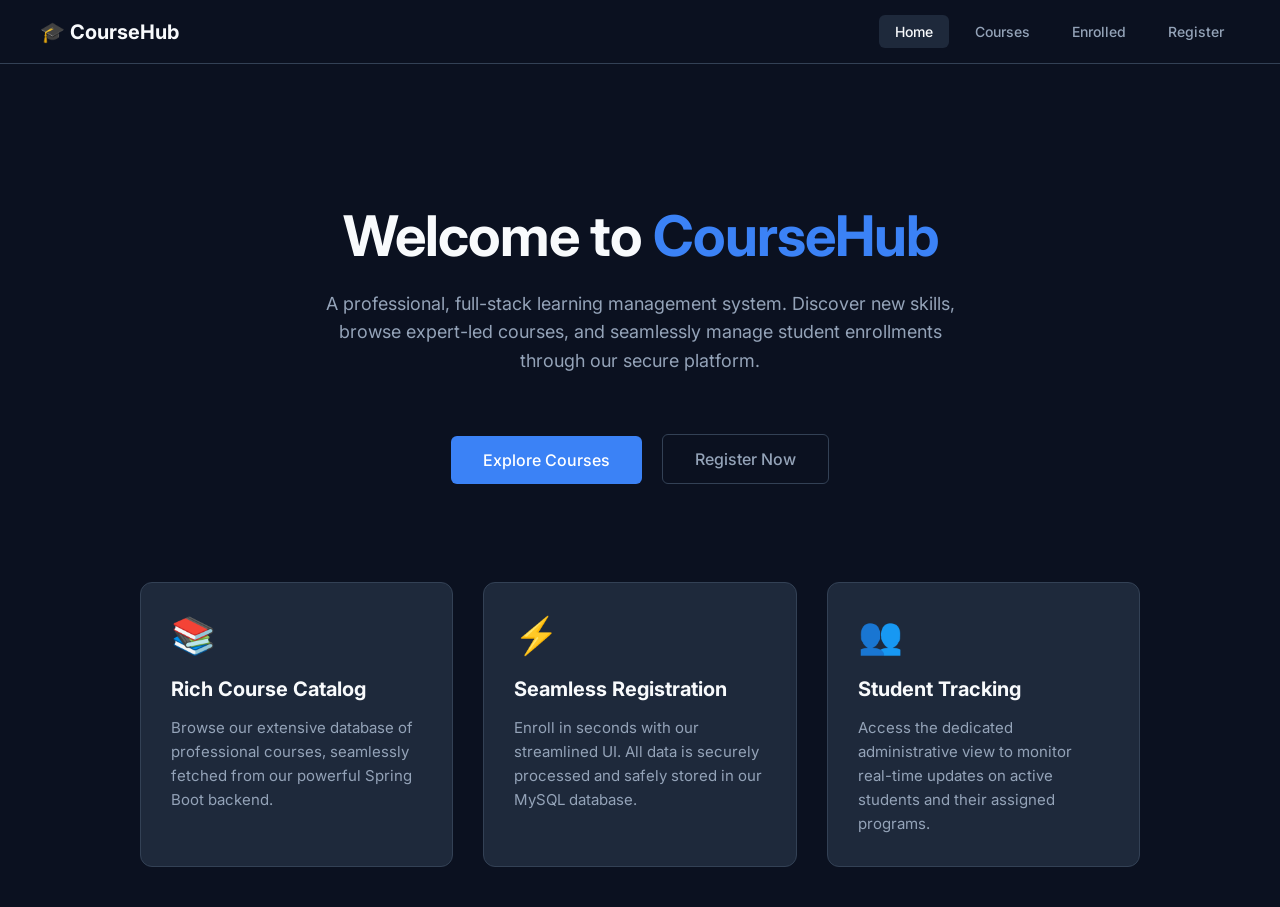
<file: Frontend/index.html>
<!DOCTYPE html>
<html lang="en">
<head>
    <meta charset="UTF-8">
    <meta name="viewport" content="width=device-width, initial-scale=1.0">
    <title>Welcome to CourseHub</title>
    <link rel="stylesheet" href="style.css">
</head>
<body>
    <nav class="navbar">
        <div class="brand">🎓 CourseHub</div>
        <div class="nav-links">
            <a href="index.html" class="nav-link active">Home</a>
            <a href="available.html" class="nav-link">Courses</a>
            <a href="enrolled.html" class="nav-link">Enrolled</a>
            <a href="register.html" class="nav-link">Register</a>
        </div>
    </nav>

    <div class="container hero-section" style="text-align: center; margin-top: 60px; max-width: 1000px;">
        
        <h1 style="font-size: 56px; margin-bottom: 20px; color: var(--text-primary); letter-spacing: -1px;">
            Welcome to <span style="color: var(--accent-color);">CourseHub</span>
        </h1>
        
        <p style="font-size: 18px; color: var(--text-secondary); max-width: 650px; margin: 0 auto 40px auto; line-height: 1.6;">
            A professional, full-stack learning management system. Discover new skills, browse expert-led courses, and seamlessly manage student enrollments through our secure platform.
        </p>

            <div style="display: flex; gap: 20px; justify-content: center; align-items: center; margin-bottom: 80px;">
                
                <a href="available.html" class="btn-primary" style="margin-bottom: 18px; text-decoration: none; width: auto; padding: 14px 32px; font-size: 16px; display: inline-block; box-sizing: border-box; text-align: center; line-height: normal;">
                    Explore Courses
                </a>
                
                <a href="register.html" class="btn-action" style="text-decoration: none; width: auto; padding: 14px 32px; font-size: 16px; font-weight: 500; display: inline-block; box-sizing: border-box; text-align: center; line-height: normal;">
                    Register Now
                </a>

            </div>

        <div class="features-grid" style="display: grid; grid-template-columns: repeat(auto-fit, minmax(280px, 1fr)); gap: 30px; text-align: left;">
            
            <div class="feature-card" style="background-color: var(--bg-surface); padding: 30px; border-radius: 12px; border: 1px solid var(--border-color); transition: transform 0.2s;">
                <div style="font-size: 36px; margin-bottom: 20px;">📚</div>
                <h3 style="margin-top: 0; margin-bottom: 10px; color: var(--text-primary); font-size: 20px;">Rich Course Catalog</h3>
                <p style="color: var(--text-secondary); font-size: 15px; line-height: 1.6; margin-bottom: 0;">
                    Browse our extensive database of professional courses, seamlessly fetched from our powerful Spring Boot backend.
                </p>
            </div>

            <div class="feature-card" style="background-color: var(--bg-surface); padding: 30px; border-radius: 12px; border: 1px solid var(--border-color); transition: transform 0.2s;">
                <div style="font-size: 36px; margin-bottom: 20px;">⚡</div>
                <h3 style="margin-top: 0; margin-bottom: 10px; color: var(--text-primary); font-size: 20px;">Seamless Registration</h3>
                <p style="color: var(--text-secondary); font-size: 15px; line-height: 1.6; margin-bottom: 0;">
                    Enroll in seconds with our streamlined UI. All data is securely processed and safely stored in our MySQL database.
                </p>
            </div>

            <div class="feature-card" style="background-color: var(--bg-surface); padding: 30px; border-radius: 12px; border: 1px solid var(--border-color); transition: transform 0.2s;">
                <div style="font-size: 36px; margin-bottom: 20px;">👥</div>
                <h3 style="margin-top: 0; margin-bottom: 10px; color: var(--text-primary); font-size: 20px;">Student Tracking</h3>
                <p style="color: var(--text-secondary); font-size: 15px; line-height: 1.6; margin-bottom: 0;">
                    Access the dedicated administrative view to monitor real-time updates on active students and their assigned programs.
                </p>
            </div>

        </div>
    </div>
</body>
</html>
</file>
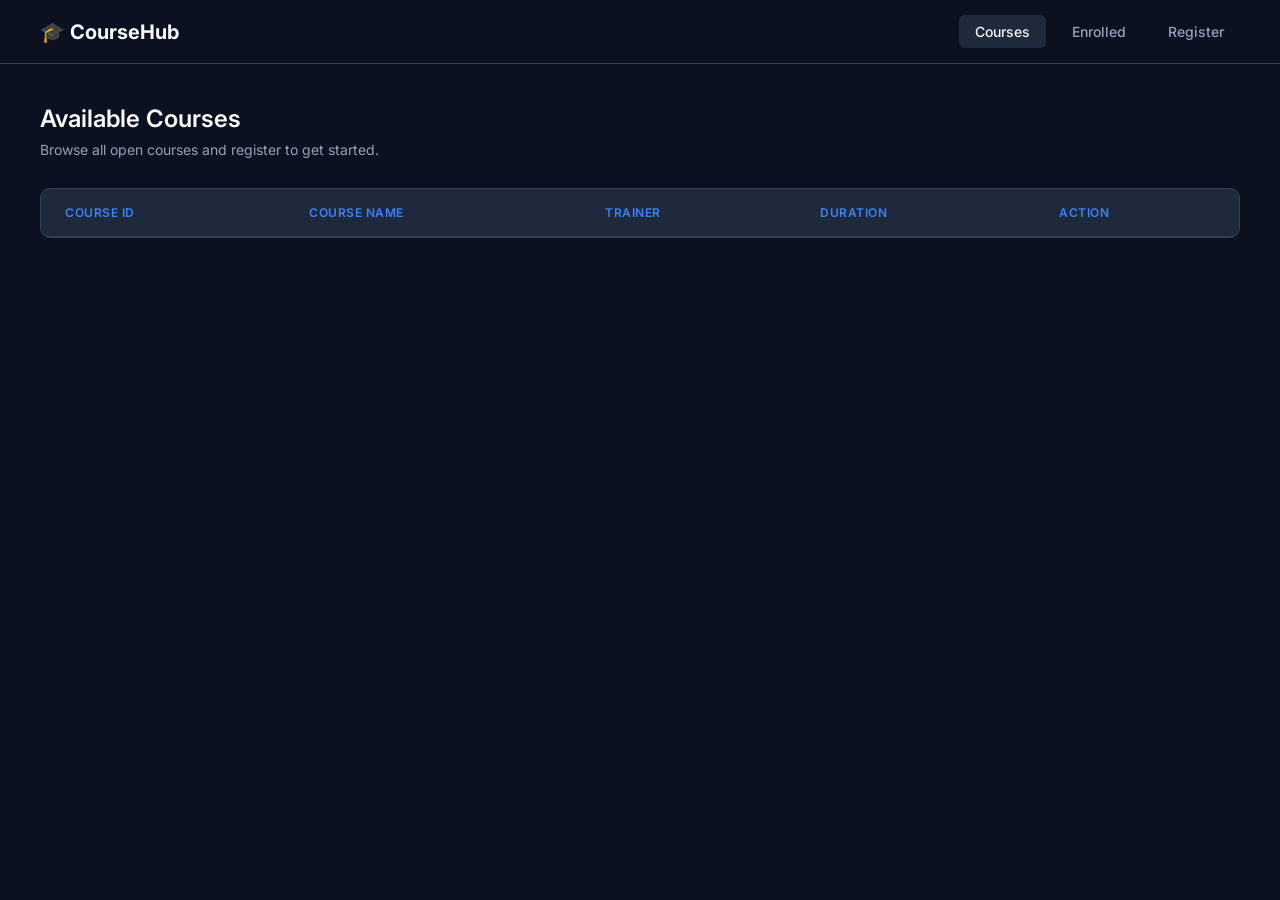
<file: available.html>
<!DOCTYPE html>
<html lang="en">
<head>
    <meta charset="UTF-8">
    <meta name="viewport" content="width=device-width, initial-scale=1.0">
    <title>Available Courses - CourseHub</title>
    <link rel="stylesheet" href="style.css">
</head>
<body>
    <nav class="navbar">
        <div class="brand">
            🎓 CourseHub
        </div>
        <div class="nav-links">
            <a href="available.html" class="nav-link active">Courses</a>
            <a href="enrolled.html" class="nav-link">Enrolled</a>
            <a href="register.html" class="nav-link">Register</a>
        </div>
    </nav>

    <div class="container">
        <div class="page-header">
            <h1 class="page-title">Available Courses</h1>
            <p class="page-subtitle">Browse all open courses and register to get started.</p>
        </div>

        <div class="table-container">
            <table>
                <thead>
                    <tr>
                        <th>Course ID</th>
                        <th>Course Name</th>
                        <th>Trainer</th>
                        <th>Duration</th>
                        <th>Action</th>
                    </tr>
                </thead>
                <tbody id="courseTable">
                    </tbody> 
            </table>
        </div>
    </div>

    <script src="Course.js"></script>
</body>
</html>
</file>
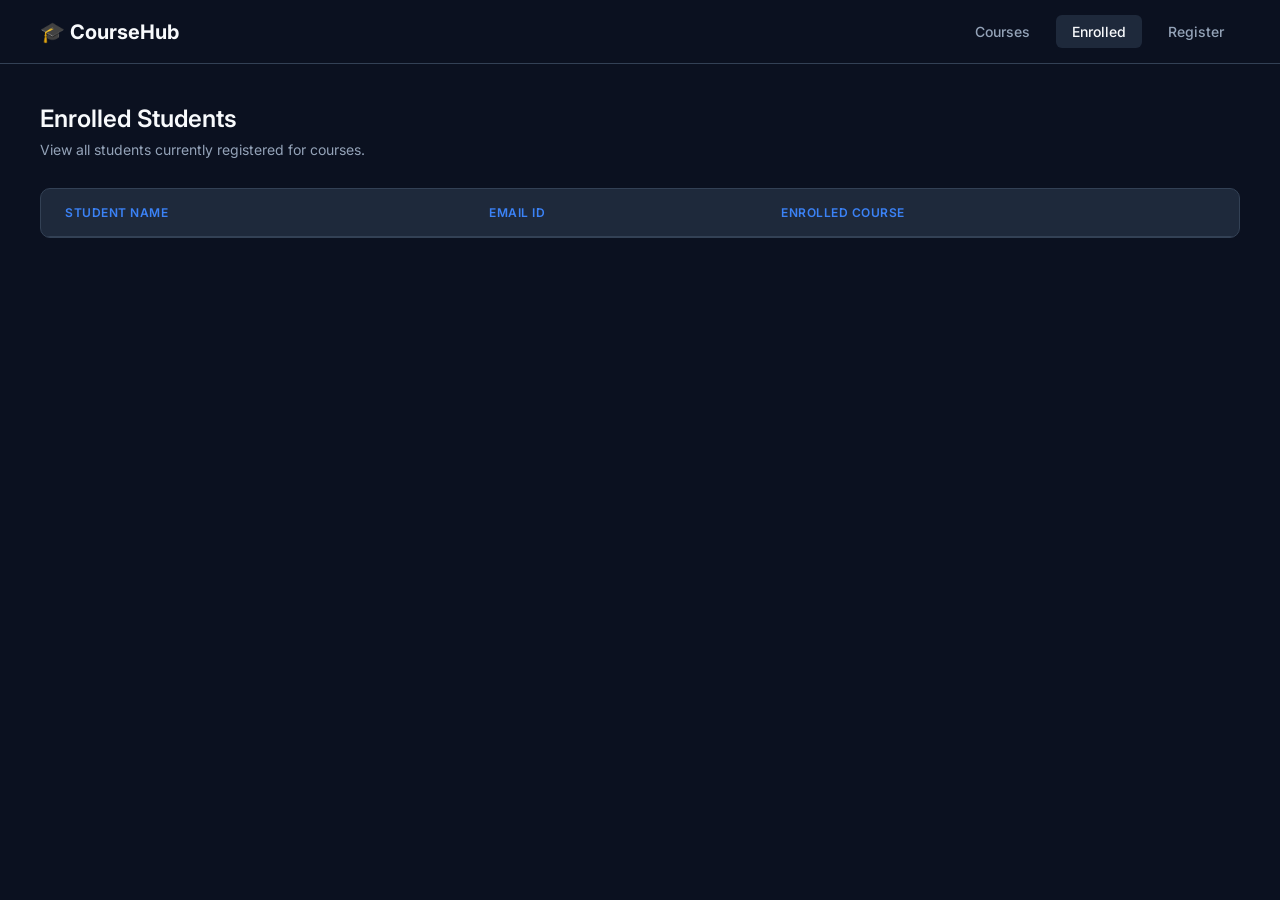
<file: enrolled.html>
<!DOCTYPE html>
<html lang="en">
<head>
    <meta charset="UTF-8">
    <meta name="viewport" content="width=device-width, initial-scale=1.0">
    <title>Enrolled Students - CourseHub</title>
    <link rel="stylesheet" href="style.css">
</head>
<body>
    <nav class="navbar">
        <div class="brand">🎓 CourseHub</div>
        <div class="nav-links">
            <a href="available.html" class="nav-link">Courses</a>
            <a href="enrolled.html" class="nav-link active">Enrolled</a>
            <a href="register.html" class="nav-link">Register</a>
        </div>
    </nav>

    <div class="container">
        <div class="page-header">
            <h1 class="page-title">Enrolled Students</h1>
            <p class="page-subtitle">View all students currently registered for courses.</p>
        </div>

        <div class="table-container">
            <table>
                <thead>
                    <tr>
                        <th>Student Name</th>
                        <th>Email ID</th>
                        <th>Enrolled Course</th>
                    </tr>
                </thead>
                <tbody id="enrolledTable">
                </tbody> 
            </table>
        </div>
    </div>

    <script src="Course.js"></script>
</body>
</html>
</file>
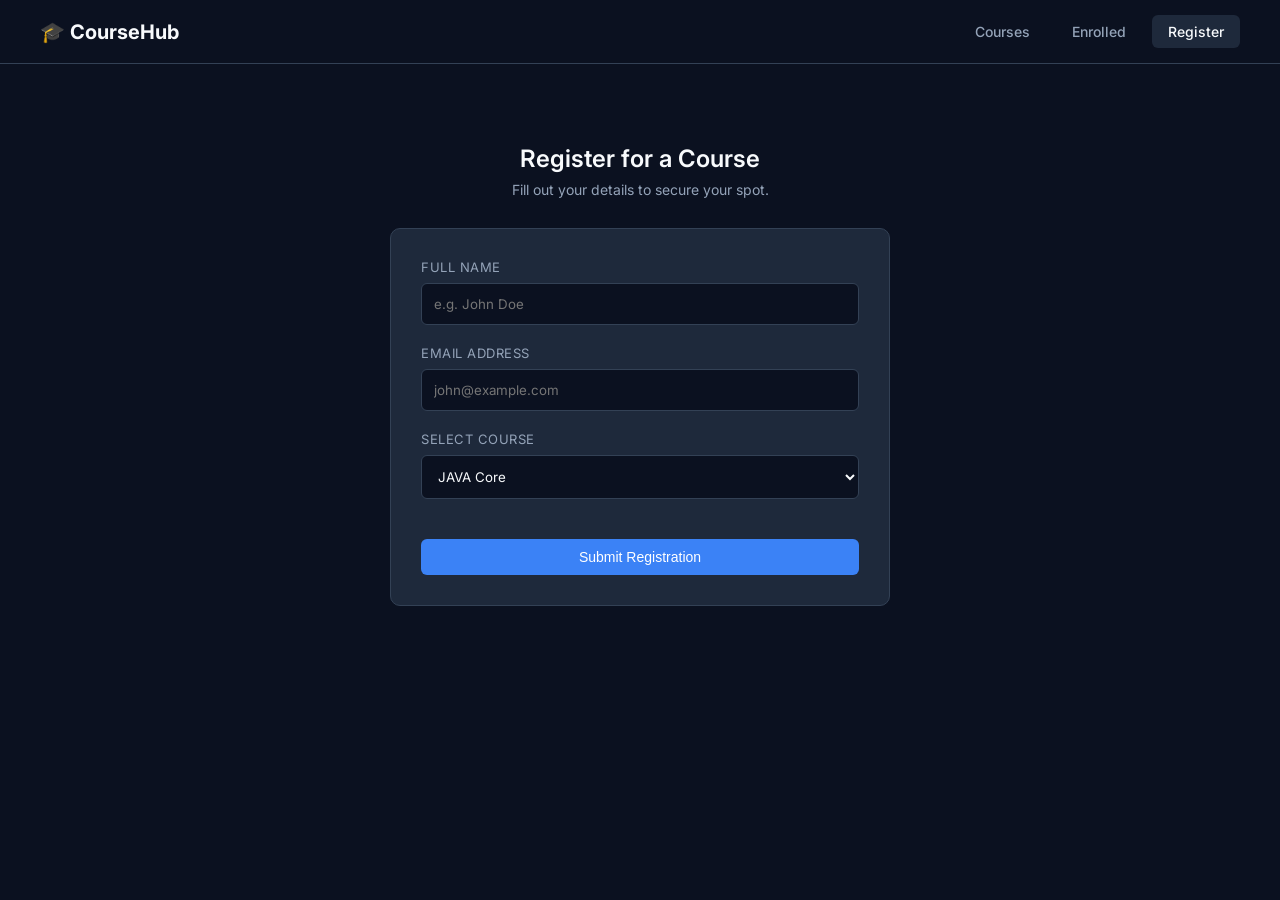
<file: register.html>
<!DOCTYPE html>
<html lang="en">
<head>
    <meta charset="UTF-8">
    <meta name="viewport" content="width=device-width, initial-scale=1.0">
    <title>Register Course - CourseHub</title>
    <link rel="stylesheet" href="style.css">
</head>
<body>
    <nav class="navbar">
        <div class="brand">🎓 CourseHub</div>
        <div class="nav-links">
            <a href="available.html" class="nav-link">Courses</a>
            <a href="enrolled.html" class="nav-link">Enrolled</a>
            <a href="register.html" class="nav-link active">Register</a>
        </div>
    </nav>

    <div class="container" style="display: flex; justify-content: center; margin-top: 40px;">
        
        <div style="width: 100%; max-width: 500px;">
            
            <div class="register-header">
                <h1 class="page-title">Register for a Course</h1>
                <p class="page-subtitle">Fill out your details to secure your spot.</p>
            </div>

            <div class="form-container" style="max-width: 100%;">
                <form action="http://localhost:8080/courses/register" method="post">
                    <div class="form-group">
                        <label for="name">Full Name</label>
                        <input type="text" id="name" name="name" placeholder="e.g. John Doe" required>
                    </div>

                    <div class="form-group">
                        <label for="emailID">Email Address</label>
                        <input type="email" id="emailID" name="emailID" placeholder="john@example.com" required>
                    </div>
                    
                    <div class="form-group">
                        <label for="courseName">Select Course</label>
                        <select name="courseName" id="courseName" required>
                            <option value="JAVA Core">JAVA Core</option>
                            <option value="Spring Boot">Spring Boot</option>
                            <option value="Java Script">Java Script</option>
                            <option value="React.js Masterclass">React.js Masterclass</option>
                            <option value="Cloud - AWS">Cloud Computing (AWS)</option>
                            <option value="DSA">Data Structures & Algorithms</option>
                            <option value="Full Stack Web Dev">Full Stack Web Dev</option>
                            <option value="Cybersecurity Basics">Cybersecurity</option>
                            <option value="UI/UX Design Principles">UI/UX Design Principles</option>
                        </select>
                    </div>

                    <button type="submit" class="btn-primary">Submit Registration</button>
                </form>
            </div>
            
        </div>
    </div>
</body>
</html>
</file>
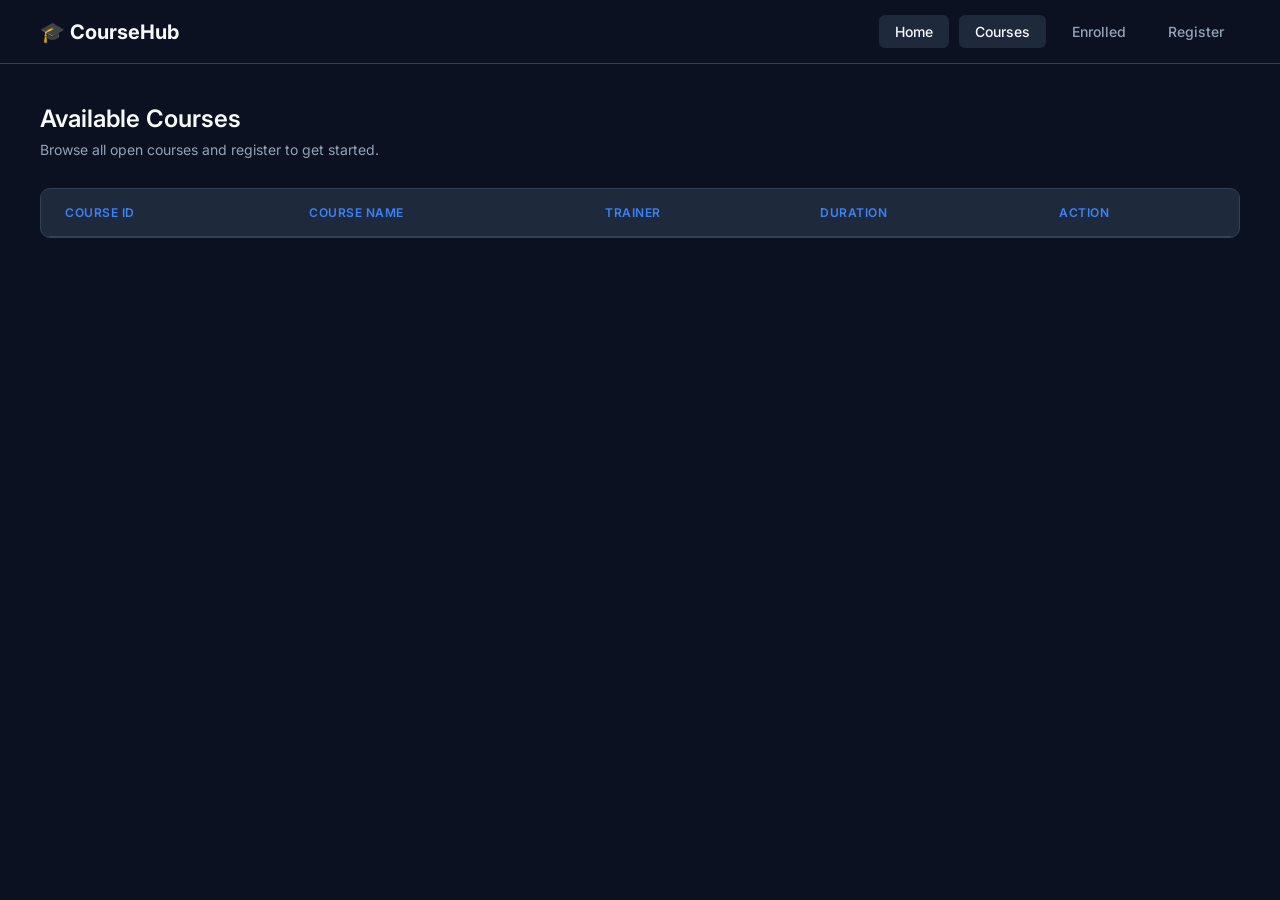
<file: Frontend/available.html>
<!DOCTYPE html>
<html lang="en">
<head>
    <meta charset="UTF-8">
    <meta name="viewport" content="width=device-width, initial-scale=1.0">
    <title>Available Courses - CourseHub</title>
    <link rel="stylesheet" href="style.css">
</head>
<body>
    <nav class="navbar">
        <div class="brand">
            🎓 CourseHub
        </div>
        <div class="nav-links">
            <a href="index.html" class="nav-link active">Home</a>
            <a href="available.html" class="nav-link active">Courses</a>
            <a href="enrolled.html" class="nav-link">Enrolled</a>
            <a href="register.html" class="nav-link">Register</a>
        </div>
    </nav>

    <div class="container">
        <div class="page-header">
            <h1 class="page-title">Available Courses</h1>
            <p class="page-subtitle">Browse all open courses and register to get started.</p>
        </div>

        <div class="table-container">
            <table>
                <thead>
                    <tr>
                        <th>Course ID</th>
                        <th>Course Name</th>
                        <th>Trainer</th>
                        <th>Duration</th>
                        <th>Action</th>
                    </tr>
                </thead>
                <tbody id="courseTable">
                    </tbody> 
            </table>
        </div>
    </div>

    <script src="Course.js"></script>
</body>
</html>
</file>
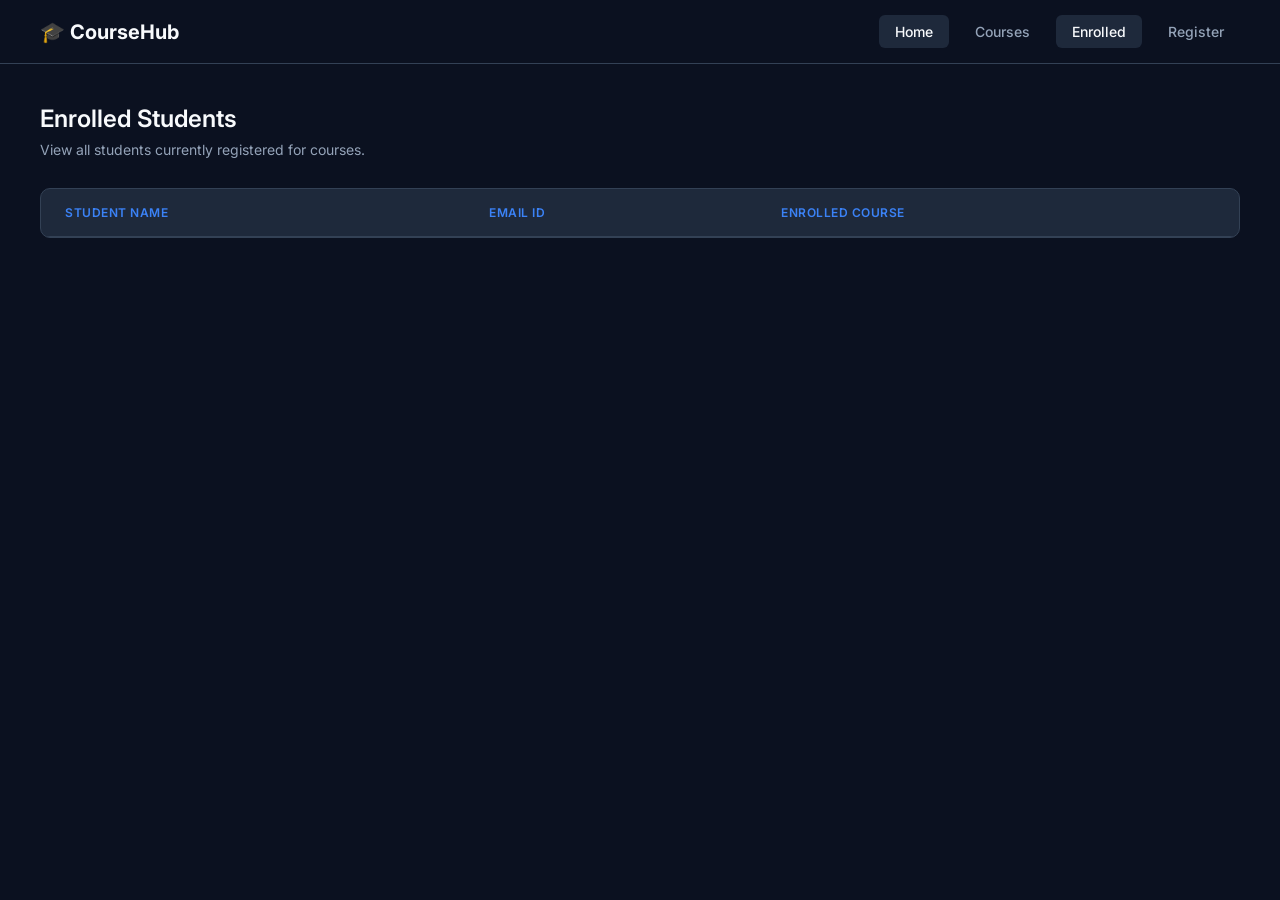
<file: Frontend/enrolled.html>
<!DOCTYPE html>
<html lang="en">
<head>
    <meta charset="UTF-8">
    <meta name="viewport" content="width=device-width, initial-scale=1.0">
    <title>Enrolled Students - CourseHub</title>
    <link rel="stylesheet" href="style.css">
</head>
<body>
    <nav class="navbar">
        <div class="brand">🎓 CourseHub</div>
        <div class="nav-links">
            <a href="index.html" class="nav-link active">Home</a>
            <a href="available.html" class="nav-link">Courses</a>
            <a href="enrolled.html" class="nav-link active">Enrolled</a>
            <a href="register.html" class="nav-link">Register</a>
        </div>
    </nav>

    <div class="container">
        <div class="page-header">
            <h1 class="page-title">Enrolled Students</h1>
            <p class="page-subtitle">View all students currently registered for courses.</p>
        </div>

        <div class="table-container">
            <table>
                <thead>
                    <tr>
                        <th>Student Name</th>
                        <th>Email ID</th>
                        <th>Enrolled Course</th>
                    </tr>
                </thead>
                <tbody id="enrolledTable">
                </tbody> 
            </table>
        </div>
    </div>

    <script src="Course.js"></script>
</body>
</html>
</file>
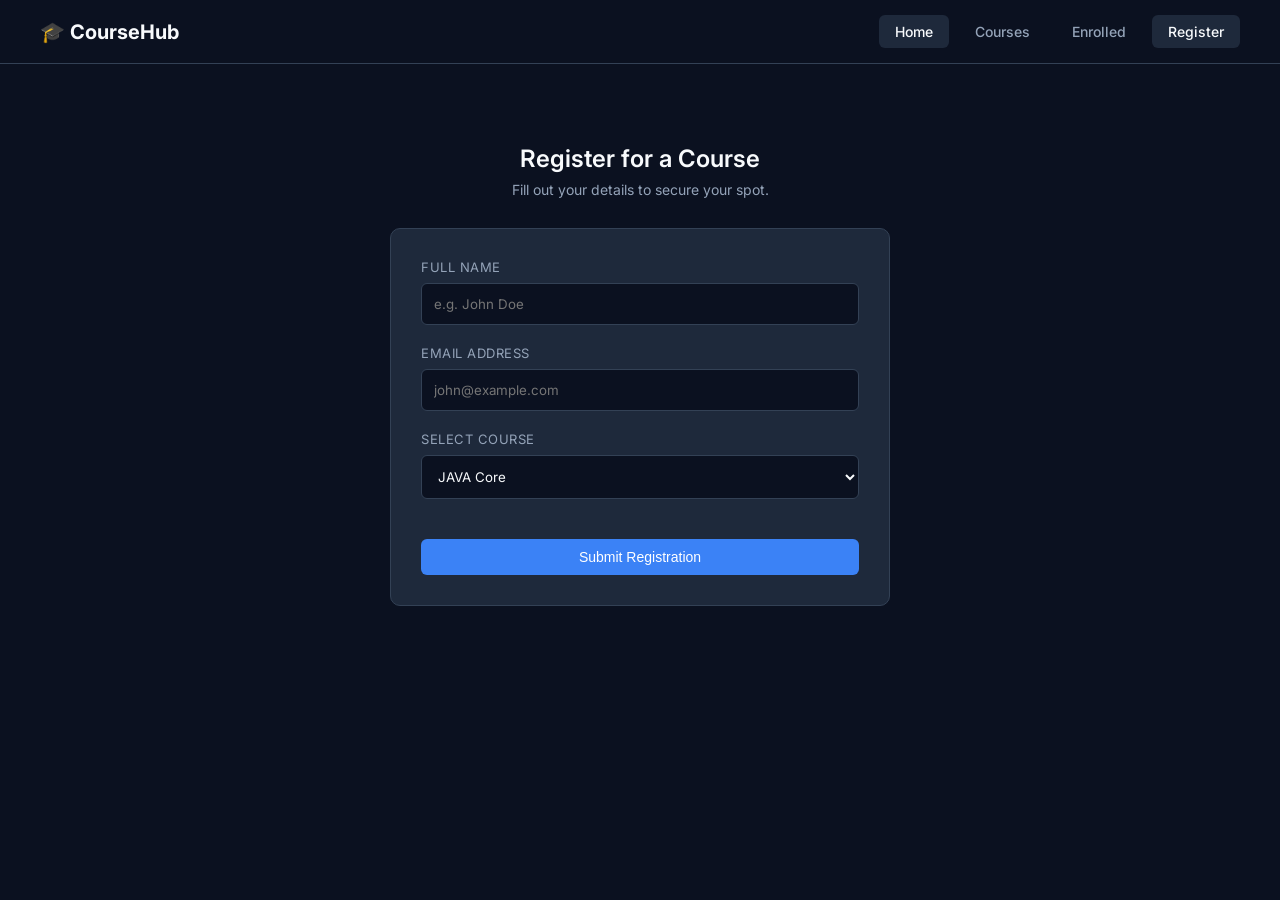
<file: Frontend/register.html>
<!DOCTYPE html>
<html lang="en">
<head>
    <meta charset="UTF-8">
    <meta name="viewport" content="width=device-width, initial-scale=1.0">
    <title>Register Course - CourseHub</title>
    <link rel="stylesheet" href="style.css">
</head>
<body>
    <nav class="navbar">
        <div class="brand">🎓 CourseHub</div>
        <div class="nav-links">
            <a href="index.html" class="nav-link active">Home</a>
            <a href="available.html" class="nav-link">Courses</a>
            <a href="enrolled.html" class="nav-link">Enrolled</a>
            <a href="register.html" class="nav-link active">Register</a>
        </div>
    </nav>

    <div class="container" style="display: flex; justify-content: center; margin-top: 40px;">
        
        <div style="width: 100%; max-width: 500px;">
            
            <div class="register-header">
                <h1 class="page-title">Register for a Course</h1>
                <p class="page-subtitle">Fill out your details to secure your spot.</p>
            </div>

            <div class="form-container" style="max-width: 100%;">
                <form action="https://course-register-system.onrender.com/courses/register" method="post">
                    <div class="form-group">
                        <label for="name">Full Name</label>
                        <input type="text" id="name" name="name" placeholder="e.g. John Doe" required>
                    </div>

                    <div class="form-group">
                        <label for="emailID">Email Address</label>
                        <input type="email" id="emailID" name="emailID" placeholder="john@example.com" required>
                    </div>
                    
                    <div class="form-group">
                        <label for="courseName">Select Course</label>
                        <select name="courseName" id="courseName" required>
                            <option value="JAVA Core">JAVA Core</option>
                            <option value="Spring Boot">Spring Boot</option>
                            <option value="Java Script">Java Script</option>
                            <option value="React.js Masterclass">React.js Masterclass</option>
                            <option value="Cloud - AWS">Cloud Computing (AWS)</option>
                            <option value="DSA">Data Structures & Algorithms</option>
                            <option value="Full Stack Web Dev">Full Stack Web Dev</option>
                            <option value="Cybersecurity Basics">Cybersecurity</option>
                            <option value="UI/UX Design Principles">UI/UX Design Principles</option>
                        </select>
                    </div>

                    <button type="submit" class="btn-primary">Submit Registration</button>
                </form>
            </div>
            
        </div>
    </div>
</body>
</html>
</file>
<file: Frontend/style.css>
@import url('https://fonts.googleapis.com/css2?family=Inter:wght@400;500;600;700&display=swap');

:root {
    --bg-main: #0B1120;
    --bg-surface: #1E293B;
    --bg-surface-hover: #334155;
    --text-primary: #F8FAFC;
    --text-secondary: #94A3B8;
    --border-color: #334155;
    --accent-color: #3B82F6;
    --accent-bg: rgba(59, 130, 246, 0.1);
}

body {
    font-family: 'Inter', sans-serif;
    background-color: var(--bg-main);
    color: var(--text-primary);
    margin: 0;
    padding: 0;
    min-height: 100vh;
}

/* Navigation Bar */
.navbar {
    display: flex;
    justify-content: space-between;
    align-items: center;
    padding: 15px 40px;
    background-color: var(--bg-main);
    border-bottom: 1px solid var(--border-color);
}

.brand {
    font-size: 20px;
    font-weight: 700;
    color: var(--text-primary);
    display: flex;
    align-items: center;
    gap: 10px;
}

.nav-links {
    display: flex;
    gap: 10px;
}

.nav-link {
    color: var(--text-secondary);
    text-decoration: none;
    padding: 8px 16px;
    border-radius: 6px;
    font-size: 14px;
    font-weight: 500;
    transition: all 0.2s;
}

.nav-link:hover, .nav-link.active {
    background-color: var(--bg-surface);
    color: var(--text-primary);
}

/* Main Container & Header */
.container {
    padding: 40px;
    max-width: 1400px;
    margin: 0 auto;
}

.page-header {
    margin-bottom: 30px;
}

.register-header{
    margin-bottom: 30px;
    display: flex;
    flex-direction: column;
    align-items: center;
}

.page-title {
    font-size: 24px;
    font-weight: 600;
    margin: 0 0 8px 0;
}

.page-subtitle {
    color: var(--text-secondary);
    font-size: 14px;
    margin: 0;
}

/* Data Table */
.table-container {
    background-color: var(--bg-surface);
    border-radius: 10px;
    border: 1px solid var(--border-color);
    overflow: hidden;
}

table {
    width: 100%;
    border-collapse: collapse;
    text-align: left;
}

th {
    padding: 16px 24px;
    font-size: 12px;
    font-weight: 600;
    color: var(--accent-color);
    text-transform: uppercase;
    letter-spacing: 0.5px;
    border-bottom: 1px solid var(--border-color);
}

td {
    padding: 16px 24px;
    font-size: 14px;
    border-bottom: 1px solid var(--border-color);
    color: var(--text-primary);
}

tr:last-child td {
    border-bottom: none;
}

tr:hover td {
    background-color: rgba(255, 255, 255, 0.02);
}

/* Badges & Buttons */
.badge {
    background-color: var(--accent-bg);
    color: var(--accent-color);
    padding: 4px 12px;
    border-radius: 20px;
    font-size: 13px;
    font-weight: 500;
    display: inline-block;
}

.btn-action {
    background: transparent;
    color: var(--text-secondary);
    border: 1px solid var(--border-color);
    padding: 6px 16px;
    border-radius: 6px;
    font-size: 13px;
    cursor: pointer;
    transition: all 0.2s;
}

.btn-action:hover {
    background-color: var(--bg-surface-hover);
    color: var(--text-primary);
}

.btn-primary {
    background-color: var(--accent-color);
    color: white;
    border: none;
    padding: 10px 20px;
    border-radius: 6px;
    font-size: 14px;
    font-weight: 500;
    cursor: pointer;
    width: 100%;
    margin-top: 20px;
}

.btn-primary:hover {
    background-color: #2563eb;
}

/* Form Styling */
.form-container {
    background-color: var(--bg-surface);
    padding: 30px;
    border-radius: 10px;
    border: 1px solid var(--border-color);
    max-width: 500px;
}

.form-group {
    margin-bottom: 20px;
}

label {
    display: block;
    font-size: 13px;
    color: var(--text-secondary);
    margin-bottom: 8px;
    text-transform: uppercase;
    letter-spacing: 0.5px;
}

input, select {
    width: 100%;
    padding: 12px;
    background-color: var(--bg-main);
    border: 1px solid var(--border-color);
    color: var(--text-primary);
    border-radius: 6px;
    box-sizing: border-box;
    font-family: 'Inter', sans-serif;
}

input:focus, select:focus {
    outline: none;
    border-color: var(--accent-color);
}
</file>
<file: style.css>
@import url('https://fonts.googleapis.com/css2?family=Inter:wght@400;500;600;700&display=swap');

:root {
    --bg-main: #0B1120;
    --bg-surface: #1E293B;
    --bg-surface-hover: #334155;
    --text-primary: #F8FAFC;
    --text-secondary: #94A3B8;
    --border-color: #334155;
    --accent-color: #3B82F6;
    --accent-bg: rgba(59, 130, 246, 0.1);
}

body {
    font-family: 'Inter', sans-serif;
    background-color: var(--bg-main);
    color: var(--text-primary);
    margin: 0;
    padding: 0;
    min-height: 100vh;
}

/* Navigation Bar */
.navbar {
    display: flex;
    justify-content: space-between;
    align-items: center;
    padding: 15px 40px;
    background-color: var(--bg-main);
    border-bottom: 1px solid var(--border-color);
}

.brand {
    font-size: 20px;
    font-weight: 700;
    color: var(--text-primary);
    display: flex;
    align-items: center;
    gap: 10px;
}

.nav-links {
    display: flex;
    gap: 10px;
}

.nav-link {
    color: var(--text-secondary);
    text-decoration: none;
    padding: 8px 16px;
    border-radius: 6px;
    font-size: 14px;
    font-weight: 500;
    transition: all 0.2s;
}

.nav-link:hover, .nav-link.active {
    background-color: var(--bg-surface);
    color: var(--text-primary);
}

/* Main Container & Header */
.container {
    padding: 40px;
    max-width: 1400px;
    margin: 0 auto;
}

.page-header {
    margin-bottom: 30px;
}

.register-header{
    margin-bottom: 30px;
    display: flex;
    flex-direction: column;
    align-items: center;
}

.page-title {
    font-size: 24px;
    font-weight: 600;
    margin: 0 0 8px 0;
}

.page-subtitle {
    color: var(--text-secondary);
    font-size: 14px;
    margin: 0;
}

/* Data Table */
.table-container {
    background-color: var(--bg-surface);
    border-radius: 10px;
    border: 1px solid var(--border-color);
    overflow: hidden;
}

table {
    width: 100%;
    border-collapse: collapse;
    text-align: left;
}

th {
    padding: 16px 24px;
    font-size: 12px;
    font-weight: 600;
    color: var(--accent-color);
    text-transform: uppercase;
    letter-spacing: 0.5px;
    border-bottom: 1px solid var(--border-color);
}

td {
    padding: 16px 24px;
    font-size: 14px;
    border-bottom: 1px solid var(--border-color);
    color: var(--text-primary);
}

tr:last-child td {
    border-bottom: none;
}

tr:hover td {
    background-color: rgba(255, 255, 255, 0.02);
}

/* Badges & Buttons */
.badge {
    background-color: var(--accent-bg);
    color: var(--accent-color);
    padding: 4px 12px;
    border-radius: 20px;
    font-size: 13px;
    font-weight: 500;
    display: inline-block;
}

.btn-action {
    background: transparent;
    color: var(--text-secondary);
    border: 1px solid var(--border-color);
    padding: 6px 16px;
    border-radius: 6px;
    font-size: 13px;
    cursor: pointer;
    transition: all 0.2s;
}

.btn-action:hover {
    background-color: var(--bg-surface-hover);
    color: var(--text-primary);
}

.btn-primary {
    background-color: var(--accent-color);
    color: white;
    border: none;
    padding: 10px 20px;
    border-radius: 6px;
    font-size: 14px;
    font-weight: 500;
    cursor: pointer;
    width: 100%;
    margin-top: 20px;
}

.btn-primary:hover {
    background-color: #2563eb;
}

/* Form Styling */
.form-container {
    background-color: var(--bg-surface);
    padding: 30px;
    border-radius: 10px;
    border: 1px solid var(--border-color);
    max-width: 500px;
}

.form-group {
    margin-bottom: 20px;
}

label {
    display: block;
    font-size: 13px;
    color: var(--text-secondary);
    margin-bottom: 8px;
    text-transform: uppercase;
    letter-spacing: 0.5px;
}

input, select {
    width: 100%;
    padding: 12px;
    background-color: var(--bg-main);
    border: 1px solid var(--border-color);
    color: var(--text-primary);
    border-radius: 6px;
    box-sizing: border-box;
    font-family: 'Inter', sans-serif;
}

input:focus, select:focus {
    outline: none;
    border-color: var(--accent-color);
}
</file>
